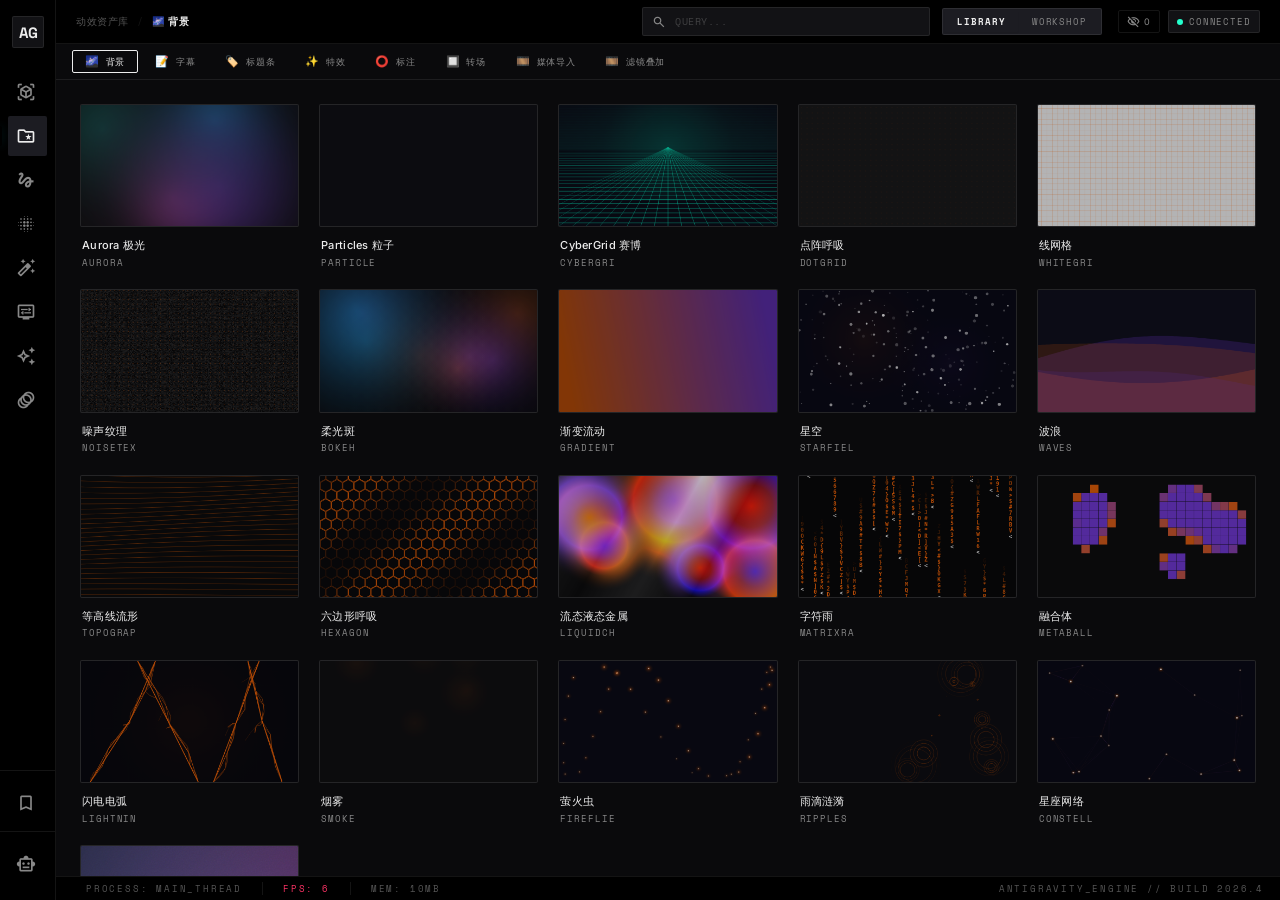
<file: index.html>
<!doctype html>
<html lang="en" class="dark">
  <head>
    <meta charset="UTF-8" />
    <link rel="icon" type="image/svg+xml" href="./vite.svg" />
    <meta name="viewport" content="width=device-width, initial-scale=1.0" />
    <link rel="preconnect" href="https://fonts.googleapis.com" />
    <link rel="preconnect" href="https://fonts.gstatic.com" crossorigin />
    <link href="https://fonts.googleapis.com/css2?family=Space+Grotesk:wght@300;400;500;600;700&family=Inter:wght@300;400;500;600&display=swap" rel="stylesheet" />
    <link href="https://fonts.googleapis.com/css2?family=Material+Symbols+Outlined:wght,FILL@100..700,0..1&display=swap" rel="stylesheet"/>
    <title>Visual Studio - Antigravity Engine</title>
    <script type="module" crossorigin src="./assets/main-DtCpTBnV.js"></script>
    <link rel="modulepreload" crossorigin href="./assets/index-B-szq0j_.js">
    <link rel="stylesheet" crossorigin href="./assets/index-pAs9OWnq.css">
  </head>
  <body>
    <div id="root"></div>
  </body>
</html>
</file>
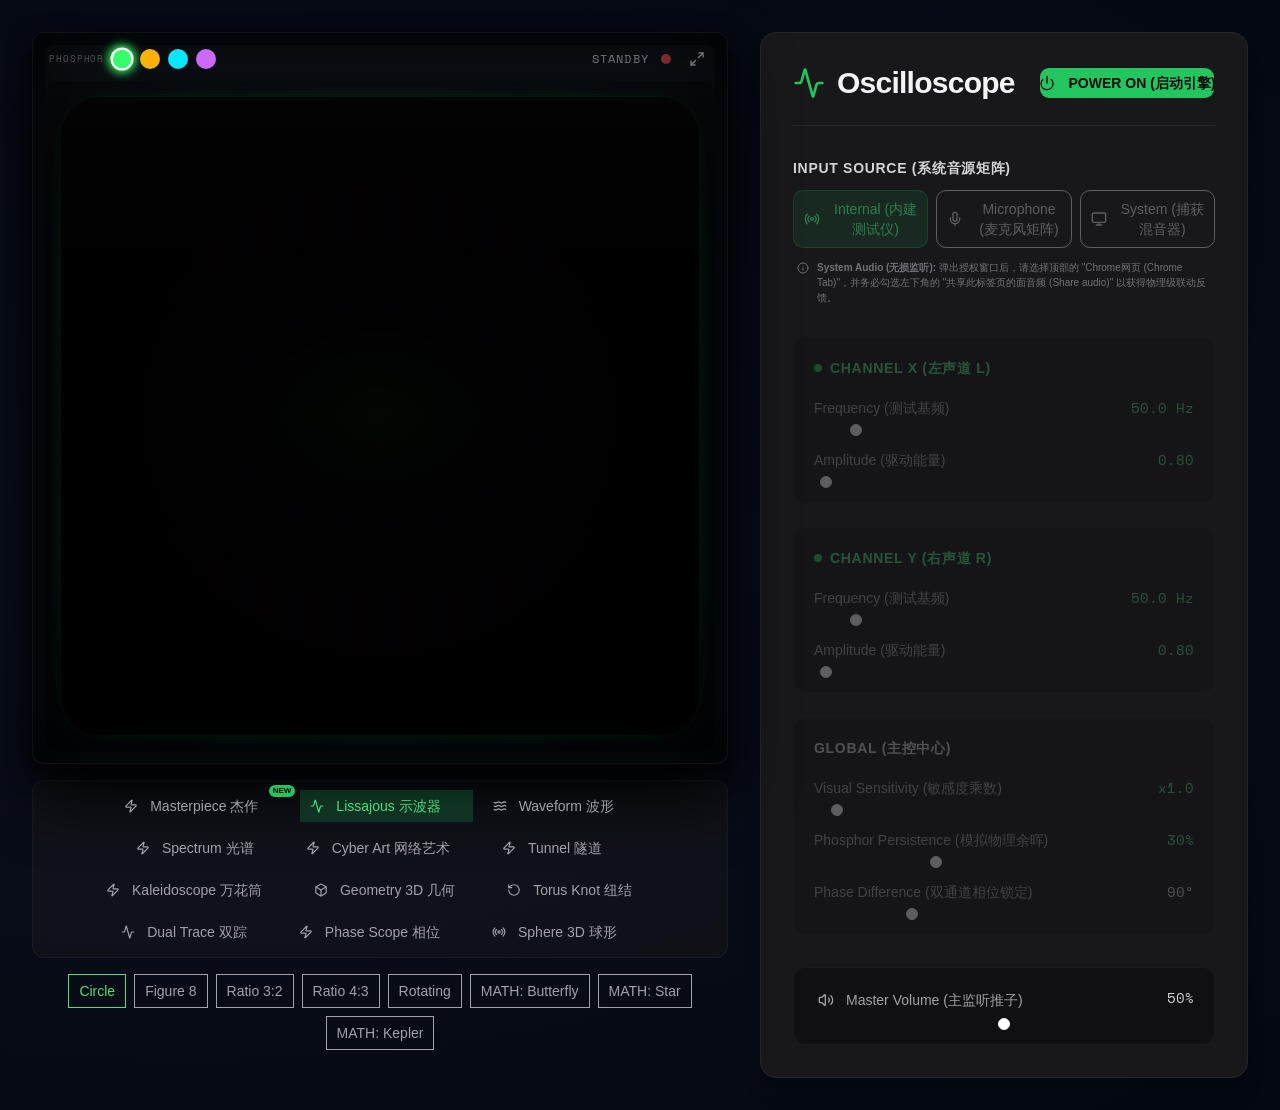
<file: woscope-test.html>
<!DOCTYPE html>
<html lang="en" class="dark">
  <head>
    <meta charset="UTF-8" />
    <meta name="viewport" content="width=device-width, initial-scale=1.0" />
    <title>Visual Studio - Antigravity Engine</title>
    <link rel="preconnect" href="https://fonts.googleapis.com" />
    <link rel="preconnect" href="https://fonts.gstatic.com" crossorigin />
    <link href="https://fonts.googleapis.com/css2?family=Space+Grotesk:wght@300;400;500;600;700&family=Inter:wght@300;400;500;600&display=swap" rel="stylesheet" />
    <link href="https://fonts.googleapis.com/css2?family=Material+Symbols+Outlined:wght,FILL@100..700,0..1&display=swap" rel="stylesheet"/>
    <script type="module" crossorigin src="./assets/woscope-cidaJgjv.js"></script>
    <link rel="modulepreload" crossorigin href="./assets/index-B-szq0j_.js">
    <link rel="modulepreload" crossorigin href="./assets/WoscopeVisualizer-Dfao9zHm.js">
    <link rel="stylesheet" crossorigin href="./assets/index-pAs9OWnq.css">
  </head>
  <body style="margin: 0; background: #000; overflow-x: hidden; width: 100vw; min-height: 100vh;">
    <div id="root" style="width: 100%; min-height: 100vh;"></div>
  </body>
</html>
</file>
<file: assets/index-pAs9OWnq.css>
@import"https://fonts.googleapis.com/css2?family=Cinzel:wght@400;600;700&family=Space+Grotesk:wght@400;500;600;700&family=IBM+Plex+Sans:wght@400;500;600&family=JetBrains+Mono:wght@400;500&family=Space+Mono:wght@400;700&display=swap";*,:before,:after{--tw-border-spacing-x: 0;--tw-border-spacing-y: 0;--tw-translate-x: 0;--tw-translate-y: 0;--tw-rotate: 0;--tw-skew-x: 0;--tw-skew-y: 0;--tw-scale-x: 1;--tw-scale-y: 1;--tw-pan-x: ;--tw-pan-y: ;--tw-pinch-zoom: ;--tw-scroll-snap-strictness: proximity;--tw-gradient-from-position: ;--tw-gradient-via-position: ;--tw-gradient-to-position: ;--tw-ordinal: ;--tw-slashed-zero: ;--tw-numeric-figure: ;--tw-numeric-spacing: ;--tw-numeric-fraction: ;--tw-ring-inset: ;--tw-ring-offset-width: 0px;--tw-ring-offset-color: #fff;--tw-ring-color: rgb(59 130 246 / .5);--tw-ring-offset-shadow: 0 0 #0000;--tw-ring-shadow: 0 0 #0000;--tw-shadow: 0 0 #0000;--tw-shadow-colored: 0 0 #0000;--tw-blur: ;--tw-brightness: ;--tw-contrast: ;--tw-grayscale: ;--tw-hue-rotate: ;--tw-invert: ;--tw-saturate: ;--tw-sepia: ;--tw-drop-shadow: ;--tw-backdrop-blur: ;--tw-backdrop-brightness: ;--tw-backdrop-contrast: ;--tw-backdrop-grayscale: ;--tw-backdrop-hue-rotate: ;--tw-backdrop-invert: ;--tw-backdrop-opacity: ;--tw-backdrop-saturate: ;--tw-backdrop-sepia: ;--tw-contain-size: ;--tw-contain-layout: ;--tw-contain-paint: ;--tw-contain-style: }::backdrop{--tw-border-spacing-x: 0;--tw-border-spacing-y: 0;--tw-translate-x: 0;--tw-translate-y: 0;--tw-rotate: 0;--tw-skew-x: 0;--tw-skew-y: 0;--tw-scale-x: 1;--tw-scale-y: 1;--tw-pan-x: ;--tw-pan-y: ;--tw-pinch-zoom: ;--tw-scroll-snap-strictness: proximity;--tw-gradient-from-position: ;--tw-gradient-via-position: ;--tw-gradient-to-position: ;--tw-ordinal: ;--tw-slashed-zero: ;--tw-numeric-figure: ;--tw-numeric-spacing: ;--tw-numeric-fraction: ;--tw-ring-inset: ;--tw-ring-offset-width: 0px;--tw-ring-offset-color: #fff;--tw-ring-color: rgb(59 130 246 / .5);--tw-ring-offset-shadow: 0 0 #0000;--tw-ring-shadow: 0 0 #0000;--tw-shadow: 0 0 #0000;--tw-shadow-colored: 0 0 #0000;--tw-blur: ;--tw-brightness: ;--tw-contrast: ;--tw-grayscale: ;--tw-hue-rotate: ;--tw-invert: ;--tw-saturate: ;--tw-sepia: ;--tw-drop-shadow: ;--tw-backdrop-blur: ;--tw-backdrop-brightness: ;--tw-backdrop-contrast: ;--tw-backdrop-grayscale: ;--tw-backdrop-hue-rotate: ;--tw-backdrop-invert: ;--tw-backdrop-opacity: ;--tw-backdrop-saturate: ;--tw-backdrop-sepia: ;--tw-contain-size: ;--tw-contain-layout: ;--tw-contain-paint: ;--tw-contain-style: }*,:before,:after{box-sizing:border-box;border-width:0;border-style:solid;border-color:#e5e7eb}:before,:after{--tw-content: ""}html,:host{line-height:1.5;-webkit-text-size-adjust:100%;-moz-tab-size:4;-o-tab-size:4;tab-size:4;font-family:Geist Variable,sans-serif;font-feature-settings:normal;font-variation-settings:normal;-webkit-tap-highlight-color:transparent}body{margin:0;line-height:inherit}hr{height:0;color:inherit;border-top-width:1px}abbr:where([title]){-webkit-text-decoration:underline dotted;text-decoration:underline dotted}h1,h2,h3,h4,h5,h6{font-size:inherit;font-weight:inherit}a{color:inherit;text-decoration:inherit}b,strong{font-weight:bolder}code,kbd,samp,pre{font-family:Space Mono,JetBrains Mono,monospace;font-feature-settings:normal;font-variation-settings:normal;font-size:1em}small{font-size:80%}sub,sup{font-size:75%;line-height:0;position:relative;vertical-align:baseline}sub{bottom:-.25em}sup{top:-.5em}table{text-indent:0;border-color:inherit;border-collapse:collapse}button,input,optgroup,select,textarea{font-family:inherit;font-feature-settings:inherit;font-variation-settings:inherit;font-size:100%;font-weight:inherit;line-height:inherit;letter-spacing:inherit;color:inherit;margin:0;padding:0}button,select{text-transform:none}button,input:where([type=button]),input:where([type=reset]),input:where([type=submit]){-webkit-appearance:button;background-color:transparent;background-image:none}:-moz-focusring{outline:auto}:-moz-ui-invalid{box-shadow:none}progress{vertical-align:baseline}::-webkit-inner-spin-button,::-webkit-outer-spin-button{height:auto}[type=search]{-webkit-appearance:textfield;outline-offset:-2px}::-webkit-search-decoration{-webkit-appearance:none}::-webkit-file-upload-button{-webkit-appearance:button;font:inherit}summary{display:list-item}blockquote,dl,dd,h1,h2,h3,h4,h5,h6,hr,figure,p,pre{margin:0}fieldset{margin:0;padding:0}legend{padding:0}ol,ul,menu{list-style:none;margin:0;padding:0}dialog{padding:0}textarea{resize:vertical}input::-moz-placeholder,textarea::-moz-placeholder{opacity:1;color:#9ca3af}input::placeholder,textarea::placeholder{opacity:1;color:#9ca3af}button,[role=button]{cursor:pointer}:disabled{cursor:default}img,svg,video,canvas,audio,iframe,embed,object{display:block;vertical-align:middle}img,video{max-width:100%;height:auto}[hidden]:where(:not([hidden=until-found])){display:none}.\!container{width:100%!important}.container{width:100%}@media(min-width:640px){.\!container{max-width:640px!important}.container{max-width:640px}}@media(min-width:768px){.\!container{max-width:768px!important}.container{max-width:768px}}@media(min-width:1024px){.\!container{max-width:1024px!important}.container{max-width:1024px}}@media(min-width:1280px){.\!container{max-width:1280px!important}.container{max-width:1280px}}@media(min-width:1536px){.\!container{max-width:1536px!important}.container{max-width:1536px}}.pointer-events-none{pointer-events:none}.pointer-events-auto{pointer-events:auto}.visible{visibility:visible}.static{position:static}.fixed{position:fixed}.absolute{position:absolute}.relative{position:relative}.inset-0{inset:0}.inset-4{inset:1rem}.-left-5{left:-1.25rem}.-right-1{right:-.25rem}.-top-1{top:-.25rem}.bottom-2{bottom:.5rem}.bottom-4{bottom:1rem}.bottom-6{bottom:1.5rem}.left-0{left:0}.left-2\.5{left:.625rem}.left-4{left:1rem}.left-6{left:1.5rem}.right-0{right:0}.right-1\.5{right:.375rem}.right-2{right:.5rem}.right-5{right:1.25rem}.top-0{top:0}.top-1\/2{top:50%}.top-2{top:.5rem}.top-5{top:1.25rem}.isolate{isolation:isolate}.z-10{z-index:10}.z-20{z-index:20}.z-40{z-index:40}.z-50{z-index:50}.z-\[9998\]{z-index:9998}.z-\[9999\]{z-index:9999}.col-span-full{grid-column:1 / -1}.mx-2{margin-left:.5rem;margin-right:.5rem}.mx-4{margin-left:1rem;margin-right:1rem}.mx-auto{margin-left:auto;margin-right:auto}.-mr-1{margin-right:-.25rem}.mb-1{margin-bottom:.25rem}.mb-2{margin-bottom:.5rem}.mb-3{margin-bottom:.75rem}.mb-6{margin-bottom:1.5rem}.ml-1{margin-left:.25rem}.ml-2{margin-left:.5rem}.ml-auto{margin-left:auto}.mr-1{margin-right:.25rem}.mr-1\.5{margin-right:.375rem}.mr-2{margin-right:.5rem}.mt-0\.5{margin-top:.125rem}.mt-1{margin-top:.25rem}.mt-2{margin-top:.5rem}.mt-3{margin-top:.75rem}.mt-4{margin-top:1rem}.mt-5{margin-top:1.25rem}.mt-6{margin-top:1.5rem}.block{display:block}.inline-block{display:inline-block}.inline{display:inline}.flex{display:flex}.inline-flex{display:inline-flex}.table{display:table}.grid{display:grid}.contents{display:contents}.\!hidden{display:none!important}.hidden{display:none}.aspect-square{aspect-ratio:1 / 1}.aspect-video{aspect-ratio:16 / 9}.size-3{width:.75rem;height:.75rem}.size-3\.5{width:.875rem;height:.875rem}.size-4{width:1rem;height:1rem}.size-6{width:1.5rem;height:1.5rem}.size-7{width:1.75rem;height:1.75rem}.size-8{width:2rem;height:2rem}.size-9{width:2.25rem;height:2.25rem}.h-1\.5{height:.375rem}.h-1\/3{height:33.333333%}.h-10{height:2.5rem}.h-11{height:2.75rem}.h-2{height:.5rem}.h-2\.5{height:.625rem}.h-24{height:6rem}.h-3{height:.75rem}.h-4{height:1rem}.h-48{height:12rem}.h-5{height:1.25rem}.h-6{height:1.5rem}.h-7{height:1.75rem}.h-8{height:2rem}.h-9{height:2.25rem}.h-auto{height:auto}.h-full{height:100%}.h-screen{height:100vh}.max-h-96{max-height:24rem}.min-h-screen{min-height:100vh}.w-0{width:0px}.w-1\.5{width:.375rem}.w-10{width:2.5rem}.w-12{width:3rem}.w-2{width:.5rem}.w-2\.5{width:.625rem}.w-20{width:5rem}.w-3{width:.75rem}.w-4{width:1rem}.w-44{width:11rem}.w-5{width:1.25rem}.w-56{width:14rem}.w-6{width:1.5rem}.w-7{width:1.75rem}.w-8{width:2rem}.w-\[2px\]{width:2px}.w-\[320px\]{width:320px}.w-\[360px\]{width:360px}.w-\[420px\]{width:420px}.w-fit{width:-moz-fit-content;width:fit-content}.w-full{width:100%}.min-w-0{min-width:0px}.min-w-\[200px\]{min-width:200px}.max-w-2xl{max-width:42rem}.max-w-7xl{max-width:80rem}.max-w-\[800px\]{max-width:800px}.flex-1{flex:1 1 0%}.flex-shrink-0{flex-shrink:0}.shrink{flex-shrink:1}.shrink-0{flex-shrink:0}.grow{flex-grow:1}.-translate-y-1\/2{--tw-translate-y: -50%;transform:translate(var(--tw-translate-x),var(--tw-translate-y)) rotate(var(--tw-rotate)) skew(var(--tw-skew-x)) skewY(var(--tw-skew-y)) scaleX(var(--tw-scale-x)) scaleY(var(--tw-scale-y))}.translate-x-\[1px\]{--tw-translate-x: 1px;transform:translate(var(--tw-translate-x),var(--tw-translate-y)) rotate(var(--tw-rotate)) skew(var(--tw-skew-x)) skewY(var(--tw-skew-y)) scaleX(var(--tw-scale-x)) scaleY(var(--tw-scale-y))}.transform{transform:translate(var(--tw-translate-x),var(--tw-translate-y)) rotate(var(--tw-rotate)) skew(var(--tw-skew-x)) skewY(var(--tw-skew-y)) scaleX(var(--tw-scale-x)) scaleY(var(--tw-scale-y))}@keyframes pulse{50%{opacity:.5}}.animate-pulse{animation:pulse 2s cubic-bezier(.4,0,.6,1) infinite}@keyframes spin{to{transform:rotate(360deg)}}.animate-spin{animation:spin 1s linear infinite}.cursor-crosshair{cursor:crosshair}.cursor-not-allowed{cursor:not-allowed}.cursor-pointer{cursor:pointer}.touch-none{touch-action:none}.select-none{-webkit-user-select:none;-moz-user-select:none;user-select:none}.resize-none{resize:none}.resize{resize:both}.grid-cols-1{grid-template-columns:repeat(1,minmax(0,1fr))}.grid-cols-2{grid-template-columns:repeat(2,minmax(0,1fr))}.flex-col{flex-direction:column}.flex-wrap{flex-wrap:wrap}.items-start{align-items:flex-start}.items-center{align-items:center}.items-stretch{align-items:stretch}.justify-center{justify-content:center}.justify-between{justify-content:space-between}.gap-0{gap:0px}.gap-0\.5{gap:.125rem}.gap-1{gap:.25rem}.gap-1\.5{gap:.375rem}.gap-2{gap:.5rem}.gap-3{gap:.75rem}.gap-4{gap:1rem}.gap-5{gap:1.25rem}.gap-6{gap:1.5rem}.gap-8{gap:2rem}.space-y-1>:not([hidden])~:not([hidden]){--tw-space-y-reverse: 0;margin-top:calc(.25rem * calc(1 - var(--tw-space-y-reverse)));margin-bottom:calc(.25rem * var(--tw-space-y-reverse))}.space-y-2>:not([hidden])~:not([hidden]){--tw-space-y-reverse: 0;margin-top:calc(.5rem * calc(1 - var(--tw-space-y-reverse)));margin-bottom:calc(.5rem * var(--tw-space-y-reverse))}.space-y-3>:not([hidden])~:not([hidden]){--tw-space-y-reverse: 0;margin-top:calc(.75rem * calc(1 - var(--tw-space-y-reverse)));margin-bottom:calc(.75rem * var(--tw-space-y-reverse))}.space-y-4>:not([hidden])~:not([hidden]){--tw-space-y-reverse: 0;margin-top:calc(1rem * calc(1 - var(--tw-space-y-reverse)));margin-bottom:calc(1rem * var(--tw-space-y-reverse))}.space-y-5>:not([hidden])~:not([hidden]){--tw-space-y-reverse: 0;margin-top:calc(1.25rem * calc(1 - var(--tw-space-y-reverse)));margin-bottom:calc(1.25rem * var(--tw-space-y-reverse))}.space-y-6>:not([hidden])~:not([hidden]){--tw-space-y-reverse: 0;margin-top:calc(1.5rem * calc(1 - var(--tw-space-y-reverse)));margin-bottom:calc(1.5rem * var(--tw-space-y-reverse))}.space-y-8>:not([hidden])~:not([hidden]){--tw-space-y-reverse: 0;margin-top:calc(2rem * calc(1 - var(--tw-space-y-reverse)));margin-bottom:calc(2rem * var(--tw-space-y-reverse))}.self-center{align-self:center}.overflow-auto{overflow:auto}.overflow-hidden{overflow:hidden}.overflow-x-auto{overflow-x:auto}.overflow-y-auto{overflow-y:auto}.truncate{overflow:hidden;text-overflow:ellipsis;white-space:nowrap}.whitespace-normal{white-space:normal}.whitespace-nowrap{white-space:nowrap}.break-words{overflow-wrap:break-word}.rounded{border-radius:var(--radius)}.rounded-2xl{border-radius:1rem}.rounded-\[1px\]{border-radius:1px}.rounded-\[2px\]{border-radius:2px}.rounded-\[4px\]{border-radius:4px}.rounded-\[min\(var\(--radius-md\)\,10px\)\]{border-radius:min(var(--radius-md),10px)}.rounded-\[min\(var\(--radius-md\)\,12px\)\]{border-radius:min(var(--radius-md),12px)}.rounded-full{border-radius:9999px}.rounded-lg{border-radius:var(--radius)}.rounded-md{border-radius:calc(var(--radius) - 2px)}.rounded-xl{border-radius:.75rem}.rounded-r-full{border-top-right-radius:9999px;border-bottom-right-radius:9999px}.border{border-width:1px}.border-2{border-width:2px}.border-b{border-bottom-width:1px}.border-l{border-left-width:1px}.border-r{border-right-width:1px}.border-t{border-top-width:1px}.border-dashed{border-style:dashed}.border-border{--tw-border-opacity: 1;border-color:oklch(var(--border) / var(--tw-border-opacity, 1))}.border-cyan-400{--tw-border-opacity: 1;border-color:rgb(34 211 238 / var(--tw-border-opacity, 1))}.border-error\/30{border-color:#ff33664d}.border-green-500\/30{border-color:#22c55e4d}.border-green-500\/50{border-color:#22c55e80}.border-green-900\/50{border-color:#14532d80}.border-outline{border-color:#ffffff26}.border-outline-variant{border-color:#ffffff14}.border-primary\/30{border-color:oklch(var(--primary) / .3)}.border-red-500\/20{border-color:#ef444433}.border-red-500\/30{border-color:#ef44444d}.border-red-500\/50{border-color:#ef444480}.border-ring{--tw-border-opacity: 1;border-color:oklch(var(--ring) / var(--tw-border-opacity, 1))}.border-secondary{--tw-border-opacity: 1;border-color:oklch(var(--secondary) / var(--tw-border-opacity, 1))}.border-secondary\/30{border-color:oklch(var(--secondary) / .3)}.border-secondary\/50{border-color:oklch(var(--secondary) / .5)}.border-tertiary\/30{border-color:#24ffcd4d}.border-transparent{border-color:transparent}.border-white\/10{border-color:#ffffff1a}.border-white\/20{border-color:#fff3}.border-zinc-700{--tw-border-opacity: 1;border-color:rgb(63 63 70 / var(--tw-border-opacity, 1))}.border-zinc-800{--tw-border-opacity: 1;border-color:rgb(39 39 42 / var(--tw-border-opacity, 1))}.border-zinc-800\/50{border-color:#27272a80}.border-t-secondary{--tw-border-opacity: 1;border-top-color:oklch(var(--secondary) / var(--tw-border-opacity, 1))}.border-t-secondary\/30{border-top-color:oklch(var(--secondary) / .3)}.bg-\[\#050510\]{--tw-bg-opacity: 1;background-color:rgb(5 5 16 / var(--tw-bg-opacity, 1))}.bg-background{--tw-bg-opacity: 1;background-color:oklch(var(--background) / var(--tw-bg-opacity, 1))}.bg-background\/20{background-color:oklch(var(--background) / .2)}.bg-black{--tw-bg-opacity: 1;background-color:rgb(0 0 0 / var(--tw-bg-opacity, 1))}.bg-black\/40{background-color:#0006}.bg-black\/60{background-color:#0009}.bg-cyan-900\/40{background-color:#164e6366}.bg-destructive\/10{background-color:oklch(var(--destructive) / .1)}.bg-error\/10{background-color:#ff33661a}.bg-green-500{--tw-bg-opacity: 1;background-color:rgb(34 197 94 / var(--tw-bg-opacity, 1))}.bg-green-500\/10{background-color:#22c55e1a}.bg-green-500\/20{background-color:#22c55e33}.bg-green-900\/40{background-color:#14532d66}.bg-muted{--tw-bg-opacity: 1;background-color:oklch(var(--muted) / var(--tw-bg-opacity, 1))}.bg-primary{--tw-bg-opacity: 1;background-color:oklch(var(--primary) / var(--tw-bg-opacity, 1))}.bg-primary\/10{background-color:oklch(var(--primary) / .1)}.bg-red-500\/10{background-color:#ef44441a}.bg-red-500\/20{background-color:#ef444433}.bg-red-500\/50{background-color:#ef444480}.bg-secondary{--tw-bg-opacity: 1;background-color:oklch(var(--secondary) / var(--tw-bg-opacity, 1))}.bg-secondary\/10{background-color:oklch(var(--secondary) / .1)}.bg-secondary\/15{background-color:oklch(var(--secondary) / .15)}.bg-secondary\/20{background-color:oklch(var(--secondary) / .2)}.bg-surface-container{--tw-bg-opacity: 1;background-color:rgb(18 18 21 / var(--tw-bg-opacity, 1))}.bg-surface-container-high{--tw-bg-opacity: 1;background-color:rgb(28 28 34 / var(--tw-bg-opacity, 1))}.bg-surface-container-low{--tw-bg-opacity: 1;background-color:rgb(10 10 12 / var(--tw-bg-opacity, 1))}.bg-surface-container-lowest{--tw-bg-opacity: 1;background-color:rgb(0 0 0 / var(--tw-bg-opacity, 1))}.bg-tertiary{--tw-bg-opacity: 1;background-color:rgb(36 255 205 / var(--tw-bg-opacity, 1))}.bg-tertiary\/10{background-color:#24ffcd1a}.bg-transparent{background-color:transparent}.bg-white{--tw-bg-opacity: 1;background-color:rgb(255 255 255 / var(--tw-bg-opacity, 1))}.bg-zinc-800{--tw-bg-opacity: 1;background-color:rgb(39 39 42 / var(--tw-bg-opacity, 1))}.bg-zinc-900{--tw-bg-opacity: 1;background-color:rgb(24 24 27 / var(--tw-bg-opacity, 1))}.bg-zinc-900\/50{background-color:#18181b80}.bg-zinc-950{--tw-bg-opacity: 1;background-color:rgb(9 9 11 / var(--tw-bg-opacity, 1))}.bg-zinc-950\/50{background-color:#09090b80}.bg-clip-padding{background-clip:padding-box}.p-0{padding:0}.p-0\.5{padding:.125rem}.p-1{padding:.25rem}.p-1\.5{padding:.375rem}.p-2{padding:.5rem}.p-3{padding:.75rem}.p-4{padding:1rem}.p-5{padding:1.25rem}.p-6{padding:1.5rem}.p-8{padding:2rem}.px-0\.5{padding-left:.125rem;padding-right:.125rem}.px-1{padding-left:.25rem;padding-right:.25rem}.px-1\.5{padding-left:.375rem;padding-right:.375rem}.px-2{padding-left:.5rem;padding-right:.5rem}.px-2\.5{padding-left:.625rem;padding-right:.625rem}.px-3{padding-left:.75rem;padding-right:.75rem}.px-4{padding-left:1rem;padding-right:1rem}.px-5{padding-left:1.25rem;padding-right:1.25rem}.px-6{padding-left:1.5rem;padding-right:1.5rem}.py-0\.5{padding-top:.125rem;padding-bottom:.125rem}.py-1{padding-top:.25rem;padding-bottom:.25rem}.py-1\.5{padding-top:.375rem;padding-bottom:.375rem}.py-2{padding-top:.5rem;padding-bottom:.5rem}.py-2\.5{padding-top:.625rem;padding-bottom:.625rem}.py-20{padding-top:5rem;padding-bottom:5rem}.py-3{padding-top:.75rem;padding-bottom:.75rem}.py-4{padding-top:1rem;padding-bottom:1rem}.py-6{padding-top:1.5rem;padding-bottom:1.5rem}.py-8{padding-top:2rem;padding-bottom:2rem}.pb-2{padding-bottom:.5rem}.pb-6{padding-bottom:1.5rem}.pl-2{padding-left:.5rem}.pl-5{padding-left:1.25rem}.pl-8{padding-left:2rem}.pr-3{padding-right:.75rem}.pr-8{padding-right:2rem}.pt-2{padding-top:.5rem}.pt-2\.5{padding-top:.625rem}.pt-24{padding-top:6rem}.pt-3{padding-top:.75rem}.text-left{text-align:left}.text-center{text-align:center}.text-right{text-align:right}.font-body{font-family:Inter,sans-serif}.font-headline{font-family:Space Grotesk,sans-serif}.font-mono{font-family:Space Mono,JetBrains Mono,monospace}.font-sans{font-family:Geist Variable,sans-serif}.text-2xl{font-size:1.5rem;line-height:2rem}.text-3xl{font-size:1.875rem;line-height:2.25rem}.text-4xl{font-size:2.25rem;line-height:2.5rem}.text-\[0\.8rem\]{font-size:.8rem}.text-\[10px\]{font-size:10px}.text-\[11px\]{font-size:11px}.text-\[12px\]{font-size:12px}.text-\[13px\]{font-size:13px}.text-\[14px\]{font-size:14px}.text-\[15px\]{font-size:15px}.text-\[16px\]{font-size:16px}.text-\[18px\]{font-size:18px}.text-\[20px\]{font-size:20px}.text-\[7px\]{font-size:7px}.text-\[8px\]{font-size:8px}.text-\[9px\]{font-size:9px}.text-base{font-size:1rem;line-height:1.5rem}.text-lg{font-size:1.125rem;line-height:1.75rem}.text-sm{font-size:.875rem;line-height:1.25rem}.text-xs{font-size:.75rem;line-height:1rem}.font-bold{font-weight:700}.font-medium{font-weight:500}.font-semibold{font-weight:600}.uppercase{text-transform:uppercase}.italic{font-style:italic}.leading-none{line-height:1}.tracking-\[0\.05em\]{letter-spacing:.05em}.tracking-\[0\.06em\]{letter-spacing:.06em}.tracking-\[0\.08em\]{letter-spacing:.08em}.tracking-\[0\.12em\]{letter-spacing:.12em}.tracking-\[0\.1em\]{letter-spacing:.1em}.tracking-\[0\.2em\]{letter-spacing:.2em}.tracking-tight{letter-spacing:-.025em}.tracking-tighter{letter-spacing:-.05em}.tracking-wide{letter-spacing:.025em}.tracking-wider{letter-spacing:.05em}.tracking-widest{letter-spacing:.1em}.text-\[\#0a0a0f\]{--tw-text-opacity: 1;color:rgb(10 10 15 / var(--tw-text-opacity, 1))}.text-cyan-300{--tw-text-opacity: 1;color:rgb(103 232 249 / var(--tw-text-opacity, 1))}.text-destructive{--tw-text-opacity: 1;color:oklch(var(--destructive) / var(--tw-text-opacity, 1))}.text-error{--tw-text-opacity: 1;color:rgb(255 51 102 / var(--tw-text-opacity, 1))}.text-green-400{--tw-text-opacity: 1;color:rgb(74 222 128 / var(--tw-text-opacity, 1))}.text-green-500{--tw-text-opacity: 1;color:rgb(34 197 94 / var(--tw-text-opacity, 1))}.text-green-500\/50{color:#22c55e80}.text-on-surface{--tw-text-opacity: 1;color:rgb(237 237 237 / var(--tw-text-opacity, 1))}.text-on-surface-inactive{--tw-text-opacity: 1;color:rgb(85 85 85 / var(--tw-text-opacity, 1))}.text-on-surface-variant{--tw-text-opacity: 1;color:rgb(136 136 136 / var(--tw-text-opacity, 1))}.text-on-surface-variant\/30{color:#8888884d}.text-on-surface-variant\/40{color:#8886}.text-on-surface-variant\/50{color:#88888880}.text-on-surface-variant\/60{color:#8889}.text-outline-variant{color:#ffffff14}.text-primary{--tw-text-opacity: 1;color:oklch(var(--primary) / var(--tw-text-opacity, 1))}.text-primary-foreground{--tw-text-opacity: 1;color:oklch(var(--primary-foreground) / var(--tw-text-opacity, 1))}.text-red-400{--tw-text-opacity: 1;color:rgb(248 113 113 / var(--tw-text-opacity, 1))}.text-red-500{--tw-text-opacity: 1;color:rgb(239 68 68 / var(--tw-text-opacity, 1))}.text-red-500\/50{color:#ef444480}.text-red-500\/80{color:#ef4444cc}.text-secondary{--tw-text-opacity: 1;color:oklch(var(--secondary) / var(--tw-text-opacity, 1))}.text-secondary-foreground{--tw-text-opacity: 1;color:oklch(var(--secondary-foreground) / var(--tw-text-opacity, 1))}.text-tertiary{--tw-text-opacity: 1;color:rgb(36 255 205 / var(--tw-text-opacity, 1))}.text-white\/50{color:#ffffff80}.text-white\/70{color:#ffffffb3}.text-zinc-100{--tw-text-opacity: 1;color:rgb(244 244 245 / var(--tw-text-opacity, 1))}.text-zinc-300{--tw-text-opacity: 1;color:rgb(212 212 216 / var(--tw-text-opacity, 1))}.text-zinc-400{--tw-text-opacity: 1;color:rgb(161 161 170 / var(--tw-text-opacity, 1))}.text-zinc-500{--tw-text-opacity: 1;color:rgb(113 113 122 / var(--tw-text-opacity, 1))}.text-zinc-600{--tw-text-opacity: 1;color:rgb(82 82 91 / var(--tw-text-opacity, 1))}.text-zinc-950{--tw-text-opacity: 1;color:rgb(9 9 11 / var(--tw-text-opacity, 1))}.underline{text-decoration-line:underline}.underline-offset-4{text-underline-offset:4px}.placeholder-on-surface-variant\/30::-moz-placeholder{color:#8888884d}.placeholder-on-surface-variant\/30::placeholder{color:#8888884d}.opacity-0{opacity:0}.opacity-100{opacity:1}.opacity-20{opacity:.2}.opacity-30{opacity:.3}.opacity-50{opacity:.5}.opacity-70{opacity:.7}.opacity-80{opacity:.8}.shadow{--tw-shadow: 0 1px 3px 0 rgb(0 0 0 / .1), 0 1px 2px -1px rgb(0 0 0 / .1);--tw-shadow-colored: 0 1px 3px 0 var(--tw-shadow-color), 0 1px 2px -1px var(--tw-shadow-color);box-shadow:var(--tw-ring-offset-shadow, 0 0 #0000),var(--tw-ring-shadow, 0 0 #0000),var(--tw-shadow)}.shadow-2xl{--tw-shadow: 0 25px 50px -12px rgb(0 0 0 / .25);--tw-shadow-colored: 0 25px 50px -12px var(--tw-shadow-color);box-shadow:var(--tw-ring-offset-shadow, 0 0 #0000),var(--tw-ring-shadow, 0 0 #0000),var(--tw-shadow)}.shadow-\[0_0_12px_\#22c55e\]{--tw-shadow: 0 0 12px #22c55e;--tw-shadow-colored: 0 0 12px var(--tw-shadow-color);box-shadow:var(--tw-ring-offset-shadow, 0 0 #0000),var(--tw-ring-shadow, 0 0 #0000),var(--tw-shadow)}.shadow-\[0_0_15px_var\(--md-sys-color-primary\)\]{--tw-shadow: 0 0 15px var(--md-sys-color-primary);--tw-shadow-colored: 0 0 15px var(--tw-shadow-color);box-shadow:var(--tw-ring-offset-shadow, 0 0 #0000),var(--tw-ring-shadow, 0 0 #0000),var(--tw-shadow)}.shadow-neon-cyan-sm{--tw-shadow: 0 0 8px rgba(0, 229, 255, .2);--tw-shadow-colored: 0 0 8px var(--tw-shadow-color);box-shadow:var(--tw-ring-offset-shadow, 0 0 #0000),var(--tw-ring-shadow, 0 0 #0000),var(--tw-shadow)}.shadow-sm{--tw-shadow: 0 1px 2px 0 rgb(0 0 0 / .05);--tw-shadow-colored: 0 1px 2px 0 var(--tw-shadow-color);box-shadow:var(--tw-ring-offset-shadow, 0 0 #0000),var(--tw-ring-shadow, 0 0 #0000),var(--tw-shadow)}.shadow-xl{--tw-shadow: 0 20px 25px -5px rgb(0 0 0 / .1), 0 8px 10px -6px rgb(0 0 0 / .1);--tw-shadow-colored: 0 20px 25px -5px var(--tw-shadow-color), 0 8px 10px -6px var(--tw-shadow-color);box-shadow:var(--tw-ring-offset-shadow, 0 0 #0000),var(--tw-ring-shadow, 0 0 #0000),var(--tw-shadow)}.outline-none{outline:2px solid transparent;outline-offset:2px}.outline{outline-style:solid}.ring{--tw-ring-offset-shadow: var(--tw-ring-inset) 0 0 0 var(--tw-ring-offset-width) var(--tw-ring-offset-color);--tw-ring-shadow: var(--tw-ring-inset) 0 0 0 calc(3px + var(--tw-ring-offset-width)) var(--tw-ring-color);box-shadow:var(--tw-ring-offset-shadow),var(--tw-ring-shadow),var(--tw-shadow, 0 0 #0000)}.ring-ring\/50{--tw-ring-color: oklch(var(--ring) / .5)}.blur{--tw-blur: blur(8px);filter:var(--tw-blur) var(--tw-brightness) var(--tw-contrast) var(--tw-grayscale) var(--tw-hue-rotate) var(--tw-invert) var(--tw-saturate) var(--tw-sepia) var(--tw-drop-shadow)}.drop-shadow{--tw-drop-shadow: drop-shadow(0 1px 2px rgb(0 0 0 / .1)) drop-shadow(0 1px 1px rgb(0 0 0 / .06));filter:var(--tw-blur) var(--tw-brightness) var(--tw-contrast) var(--tw-grayscale) var(--tw-hue-rotate) var(--tw-invert) var(--tw-saturate) var(--tw-sepia) var(--tw-drop-shadow)}.grayscale{--tw-grayscale: grayscale(100%);filter:var(--tw-blur) var(--tw-brightness) var(--tw-contrast) var(--tw-grayscale) var(--tw-hue-rotate) var(--tw-invert) var(--tw-saturate) var(--tw-sepia) var(--tw-drop-shadow)}.sepia{--tw-sepia: sepia(100%);filter:var(--tw-blur) var(--tw-brightness) var(--tw-contrast) var(--tw-grayscale) var(--tw-hue-rotate) var(--tw-invert) var(--tw-saturate) var(--tw-sepia) var(--tw-drop-shadow)}.filter{filter:var(--tw-blur) var(--tw-brightness) var(--tw-contrast) var(--tw-grayscale) var(--tw-hue-rotate) var(--tw-invert) var(--tw-saturate) var(--tw-sepia) var(--tw-drop-shadow)}.backdrop-blur-\[2px\]{--tw-backdrop-blur: blur(2px);-webkit-backdrop-filter:var(--tw-backdrop-blur) var(--tw-backdrop-brightness) var(--tw-backdrop-contrast) var(--tw-backdrop-grayscale) var(--tw-backdrop-hue-rotate) var(--tw-backdrop-invert) var(--tw-backdrop-opacity) var(--tw-backdrop-saturate) var(--tw-backdrop-sepia);backdrop-filter:var(--tw-backdrop-blur) var(--tw-backdrop-brightness) var(--tw-backdrop-contrast) var(--tw-backdrop-grayscale) var(--tw-backdrop-hue-rotate) var(--tw-backdrop-invert) var(--tw-backdrop-opacity) var(--tw-backdrop-saturate) var(--tw-backdrop-sepia)}.backdrop-blur-sm{--tw-backdrop-blur: blur(4px);-webkit-backdrop-filter:var(--tw-backdrop-blur) var(--tw-backdrop-brightness) var(--tw-backdrop-contrast) var(--tw-backdrop-grayscale) var(--tw-backdrop-hue-rotate) var(--tw-backdrop-invert) var(--tw-backdrop-opacity) var(--tw-backdrop-saturate) var(--tw-backdrop-sepia);backdrop-filter:var(--tw-backdrop-blur) var(--tw-backdrop-brightness) var(--tw-backdrop-contrast) var(--tw-backdrop-grayscale) var(--tw-backdrop-hue-rotate) var(--tw-backdrop-invert) var(--tw-backdrop-opacity) var(--tw-backdrop-saturate) var(--tw-backdrop-sepia)}.transition{transition-property:color,background-color,border-color,text-decoration-color,fill,stroke,opacity,box-shadow,transform,filter,backdrop-filter;transition-timing-function:cubic-bezier(.4,0,.2,1);transition-duration:.15s}.transition-\[color\,box-shadow\]{transition-property:color,box-shadow;transition-timing-function:cubic-bezier(.4,0,.2,1);transition-duration:.15s}.transition-all{transition-property:all;transition-timing-function:cubic-bezier(.4,0,.2,1);transition-duration:.15s}.transition-colors{transition-property:color,background-color,border-color,text-decoration-color,fill,stroke;transition-timing-function:cubic-bezier(.4,0,.2,1);transition-duration:.15s}.transition-opacity{transition-property:opacity;transition-timing-function:cubic-bezier(.4,0,.2,1);transition-duration:.15s}.duration-150{transition-duration:.15s}.duration-200{transition-duration:.2s}.duration-300{transition-duration:.3s}.ease-in{transition-timing-function:cubic-bezier(.4,0,1,1)}.ease-in-out{transition-timing-function:cubic-bezier(.4,0,.2,1)}.ease-out{transition-timing-function:cubic-bezier(0,0,.2,1)}@keyframes enter{0%{opacity:var(--tw-enter-opacity, 1);transform:translate3d(var(--tw-enter-translate-x, 0),var(--tw-enter-translate-y, 0),0) scale3d(var(--tw-enter-scale, 1),var(--tw-enter-scale, 1),var(--tw-enter-scale, 1)) rotate(var(--tw-enter-rotate, 0))}}@keyframes exit{to{opacity:var(--tw-exit-opacity, 1);transform:translate3d(var(--tw-exit-translate-x, 0),var(--tw-exit-translate-y, 0),0) scale3d(var(--tw-exit-scale, 1),var(--tw-exit-scale, 1),var(--tw-exit-scale, 1)) rotate(var(--tw-exit-rotate, 0))}}.duration-150{animation-duration:.15s}.duration-200{animation-duration:.2s}.duration-300{animation-duration:.3s}.ease-in{animation-timing-function:cubic-bezier(.4,0,1,1)}.ease-in-out{animation-timing-function:cubic-bezier(.4,0,.2,1)}.ease-out{animation-timing-function:cubic-bezier(0,0,.2,1)}.\!running{animation-play-state:running!important}.running{animation-play-state:running}.paused{animation-play-state:paused}.material-symbols-outlined{font-variation-settings:"FILL" 0,"wght" 400,"GRAD" 0,"opsz" 24}.hide-scrollbar::-webkit-scrollbar{display:none}.hide-scrollbar{-ms-overflow-style:none;scrollbar-width:none}:root{--v-void: #070e1e;--v-base: #0c1324;--v-raised: #141b2c;--v-element: #181f31;--v-hover: #232a3c;--v-border: #2e3447;--v-text: #dce2fa;--v-text-2: #cbc3d5;--v-text-3: #958e9f;--v-text-4: #494453;--v-primary: #d0bcff;--v-secondary: #4cd7f6;--v-accent: #4cd7f6;--v-accent-dim: rgba(76, 215, 246, .08);--v-accent-mid: rgba(76, 215, 246, .15);--v-accent-glow:rgba(76, 215, 246, .25);--v-glow-violet: rgba(139, 92, 246, .15);--v-glow-cyan: rgba(6, 182, 212, .1);--v-glow-pink: rgba(236, 72, 153, .06);--v-success: #34d399;--v-warning: #fbbf24;--v-danger: #f87171;--v-danger-dim: rgba(248, 113, 113, .1);--v-font-hero: "Cinzel", "Georgia", serif;--v-font-display: "Space Grotesk", system-ui, sans-serif;--v-font-body: "IBM Plex Sans", system-ui, sans-serif;--v-font-mono: "Space Mono", "JetBrains Mono", "Consolas", monospace;--v-sp-xs: 4px;--v-sp-sm: 8px;--v-sp-md: 12px;--v-sp-lg: 16px;--v-sp-xl: 24px;--v-sp-2xl: 32px;--v-sp-3xl: 48px;--v-r-none: 0px;--v-r-sm: 4px;--v-r-md: 6px;--v-r-full: 9999px;--v-shadow-sm: 0 1px 3px rgba(0,0,0,.4);--v-shadow-md: 0 4px 16px rgba(0,0,0,.5);--v-shadow-lg: 0 12px 40px rgba(0,0,0,.6);--v-shadow-glow: 0 0 16px var(--v-accent-glow);--v-ease: cubic-bezier(.16, 1, .3, 1);--v-t-micro: .12s;--v-t-fast: .2s;--v-t-normal: .3s;--v-rail-w: 56px;--v-rail-expanded: 240px;--v-topbar-h: 48px;--v-subtab-h: 40px;--v-statusbar-h: 28px;--holo-bg: var(--v-void);--holo-bg-deep: var(--v-void);--holo-surface: var(--v-raised);--holo-surface-hover: var(--v-hover);--holo-surface-subtle: var(--v-element);--holo-border: rgba(255, 255, 255, .06);--holo-border-active: rgba(255, 255, 255, .08);--holo-cyan: var(--v-accent);--holo-purple: var(--v-accent);--holo-cyan-15: var(--v-accent-mid);--holo-purple-15: var(--v-accent-mid);--holo-cyan-08: var(--v-accent-dim);--holo-purple-06: var(--v-accent-dim);--holo-red: var(--v-danger);--holo-red-dim: var(--v-danger-dim);--holo-gradient-accent: linear-gradient(135deg, var(--v-accent), #6d28d9);--holo-gradient-active: var(--v-accent-dim);--holo-gradient-menu: var(--v-accent-mid);--holo-gradient-delete: linear-gradient(135deg, var(--v-danger), #dc2626);--holo-gradient-indicator: linear-gradient(180deg, var(--v-accent), #6d28d9);--holo-text: var(--v-text);--holo-text-dim: var(--v-text-2);--holo-text-muted: var(--v-text-3);--holo-text-dark: var(--v-text-4);--holo-text-active: #f0ecff;--holo-font: var(--v-font-body);--holo-font-mono: var(--v-font-mono);--holo-menu-width: var(--v-rail-expanded);--holo-menu-pad: var(--v-sp-lg);--holo-btn-size: 40px;--holo-radius: var(--v-r-md);--holo-radius-sm: var(--v-r-sm);--holo-radius-lg: var(--v-r-md);--holo-shadow-btn: var(--v-shadow-sm);--holo-shadow-glow: var(--v-shadow-glow);--holo-shadow-dialog: var(--v-shadow-lg);--holo-ease: var(--v-ease);--holo-transition-fast: var(--v-t-micro) var(--v-ease);--holo-transition: var(--v-t-fast) var(--v-ease);--holo-transition-slide:var(--v-t-normal) var(--v-ease)}::-webkit-scrollbar{width:4px;height:4px}::-webkit-scrollbar-track{background:transparent}::-webkit-scrollbar-thumb{background:#1c1c22;border-radius:0}::-webkit-scrollbar-thumb:hover{background:#00e5ff}*,*:before,*:after{box-sizing:border-box}:root{--background: oklch(1 0 0);--foreground: oklch(.145 0 0);--card: oklch(1 0 0);--card-foreground: oklch(.145 0 0);--popover: oklch(1 0 0);--popover-foreground: oklch(.145 0 0);--primary: oklch(.205 0 0);--primary-foreground: oklch(.985 0 0);--secondary: oklch(.97 0 0);--secondary-foreground: oklch(.205 0 0);--muted: oklch(.97 0 0);--muted-foreground: oklch(.556 0 0);--accent: oklch(.97 0 0);--accent-foreground: oklch(.205 0 0);--destructive: oklch(.577 .245 27.325);--destructive-foreground: oklch(.985 0 0);--border: oklch(.922 0 0);--input: oklch(.922 0 0);--ring: oklch(.708 0 0);--chart-1: oklch(.87 0 0);--chart-2: oklch(.556 0 0);--chart-3: oklch(.439 0 0);--chart-4: oklch(.371 0 0);--chart-5: oklch(.269 0 0);--radius: .625rem;--sidebar: oklch(.985 0 0);--sidebar-foreground: oklch(.145 0 0);--sidebar-primary: oklch(.205 0 0);--sidebar-primary-foreground: oklch(.985 0 0);--sidebar-accent: oklch(.97 0 0);--sidebar-accent-foreground: oklch(.205 0 0);--sidebar-border: oklch(.922 0 0);--sidebar-ring: oklch(.708 0 0)}.dark,[data-theme=dark]{--background: oklch(.145 0 0);--foreground: oklch(.985 0 0);--card: oklch(.205 0 0);--card-foreground: oklch(.985 0 0);--popover: oklch(.205 0 0);--popover-foreground: oklch(.985 0 0);--primary: oklch(.922 0 0);--primary-foreground: oklch(.205 0 0);--secondary: oklch(.269 0 0);--secondary-foreground: oklch(.985 0 0);--muted: oklch(.269 0 0);--muted-foreground: oklch(.708 0 0);--accent: oklch(.269 0 0);--accent-foreground: oklch(.985 0 0);--destructive: oklch(.704 .191 22.216);--destructive-foreground: oklch(.985 0 0);--border: oklch(1 0 0 / 10%);--input: oklch(1 0 0 / 15%);--ring: oklch(.556 0 0);--chart-1: oklch(.87 0 0);--chart-2: oklch(.556 0 0);--chart-3: oklch(.439 0 0);--chart-4: oklch(.371 0 0);--chart-5: oklch(.269 0 0);--sidebar: oklch(.205 0 0);--sidebar-foreground: oklch(.985 0 0);--sidebar-primary: oklch(.488 .243 264.376);--sidebar-primary-foreground: oklch(.985 0 0);--sidebar-accent: oklch(.269 0 0);--sidebar-accent-foreground: oklch(.985 0 0);--sidebar-border: oklch(1 0 0 / 10%);--sidebar-ring: oklch(.556 0 0)}body{margin:0;overflow:auto;background-color:var(--v-void);color:#ededed;font-family:var(--v-font-body);-webkit-font-smoothing:antialiased;-moz-osx-font-smoothing:grayscale;text-rendering:optimizeLegibility}#root{width:100vw;height:100vh}@keyframes holo-spin{to{transform:rotate(360deg)}}@keyframes holo-fadeIn{0%{opacity:0}to{opacity:1}}@keyframes mesh-breathe{0%{transform:scale(1) translate(0);opacity:.6}to{transform:scale(1.15) translate(3%,-3%);opacity:1}}@keyframes shimmer{to{background-position:200% center}}@keyframes v-pulse{0%,to{opacity:.4}50%{opacity:1}}@keyframes v-slideIn{0%{opacity:0;transform:translateY(4px)}to{opacity:1;transform:translateY(0)}}.magnetic-btn{--mx: 0px;--my: 0px;transform:translate(var(--mx),var(--my));transition:transform .35s cubic-bezier(.34,1.56,.64,1),box-shadow .25s ease;will-change:transform}.magnetic-btn:hover{transition:transform .1s linear,box-shadow .25s ease}.magnetic-btn:not(:hover){transition:transform .5s cubic-bezier(.34,1.56,.64,1)}.odometer{display:inline-flex;font-family:Space Mono,monospace;font-variant-numeric:tabular-nums;overflow:hidden}.odometer-digit{display:inline-block;overflow:hidden;height:1.2em;line-height:1.2em;vertical-align:top}.odometer-digit-inner{display:flex;flex-direction:column;transition:transform .25s cubic-bezier(.34,1.56,.64,1)}.odometer-digit.flip .odometer-digit-inner{transform:translateY(-1.2em)}[data-stagger]>*{animation:v-slideIn .3s cubic-bezier(.16,1,.3,1) backwards}[data-stagger]>*:nth-child(1){animation-delay:0ms}[data-stagger]>*:nth-child(2){animation-delay:40ms}[data-stagger]>*:nth-child(3){animation-delay:80ms}[data-stagger]>*:nth-child(4){animation-delay:.12s}[data-stagger]>*:nth-child(n+5){animation-delay:.16s}@keyframes interaction-pulse{0%{box-shadow:0 0 #8b5cf666}70%{box-shadow:0 0 0 8px #8b5cf600}to{box-shadow:0 0 #8b5cf600}}.pulse-on-click:active{animation:interaction-pulse .4s cubic-bezier(.16,1,.3,1)}:root{--phosphor-p31: #33ff66;--phosphor-p1: #ffb000;--phosphor-p7: #00e5ff;--phosphor-p43: #cc66ff;--osc-phosphor: var(--phosphor-p31)}.crt-screen{position:relative;overflow:hidden}.crt-screen:before{content:"";position:absolute;inset:0;z-index:10;pointer-events:none;background:repeating-linear-gradient(to bottom,transparent,transparent calc(var(--crt-line, 3px) - 1px),rgba(0,0,0,.12) calc(var(--crt-line, 3px) - 1px),rgba(0,0,0,.12) var(--crt-line, 3px));mix-blend-mode:multiply}.crt-screen:after{content:"";position:absolute;inset:0;z-index:11;pointer-events:none;background:radial-gradient(ellipse at center,transparent 55%,rgba(0,0,0,.5) 100%),radial-gradient(ellipse 60% 40% at center,rgba(51,255,102,.04) 0%,transparent 70%);border-radius:inherit}.crt-canvas-glow{filter:blur(.35px) contrast(1.08) saturate(1.1);transition:filter .3s ease}.crt-canvas-glow[data-phosphor=p1]{filter:blur(.4px) contrast(1.1) sepia(.15) saturate(1.3)}.crt-canvas-glow[data-phosphor=p7]{filter:blur(.3px) contrast(1.05) saturate(1.15) hue-rotate(-15deg)}.crt-canvas-glow[data-phosphor=p43]{filter:blur(.4px) contrast(1.1) saturate(1.2) hue-rotate(60deg)}.phosphor-btn{width:20px;height:20px;border-radius:50%;border:2px solid transparent;cursor:pointer;transition:transform .15s ease,border-color .15s ease,box-shadow .2s ease;flex-shrink:0}.phosphor-btn:hover{transform:scale(1.3)}.phosphor-btn.active{border-color:#fff;box-shadow:0 0 8px 2px currentColor;transform:scale(1.15)}.osc-housing{position:relative;background:#050a0f;border-radius:12px;box-shadow:0 32px 64px #000000d9,0 8px 24px #000000b3,inset 0 0 80px #000000f2,inset 0 0 30px #33ff6608;border:1px solid rgba(255,255,255,.04);padding:12px}.osc-housing:before{content:"";position:absolute;top:12px;left:12px;right:12px;height:40%;z-index:20;pointer-events:none;background:linear-gradient(180deg,rgba(255,255,255,.025) 0%,rgba(255,255,255,.005) 40%,transparent 100%);border-radius:8px 8px 0 0}.selection\:bg-green-500\/30 *::-moz-selection{background-color:#22c55e4d}.selection\:bg-green-500\/30 *::selection{background-color:#22c55e4d}.selection\:bg-secondary\/30 *::-moz-selection{background-color:oklch(var(--secondary) / .3)}.selection\:bg-secondary\/30 *::selection{background-color:oklch(var(--secondary) / .3)}.selection\:text-secondary *::-moz-selection{--tw-text-opacity: 1;color:oklch(var(--secondary) / var(--tw-text-opacity, 1))}.selection\:text-secondary *::selection{--tw-text-opacity: 1;color:oklch(var(--secondary) / var(--tw-text-opacity, 1))}.selection\:bg-green-500\/30::-moz-selection{background-color:#22c55e4d}.selection\:bg-green-500\/30::selection{background-color:#22c55e4d}.selection\:bg-secondary\/30::-moz-selection{background-color:oklch(var(--secondary) / .3)}.selection\:bg-secondary\/30::selection{background-color:oklch(var(--secondary) / .3)}.selection\:text-secondary::-moz-selection{--tw-text-opacity: 1;color:oklch(var(--secondary) / var(--tw-text-opacity, 1))}.selection\:text-secondary::selection{--tw-text-opacity: 1;color:oklch(var(--secondary) / var(--tw-text-opacity, 1))}.placeholder\:text-on-surface-variant\/40::-moz-placeholder{color:#8886}.placeholder\:text-on-surface-variant\/40::placeholder{color:#8886}.after\:absolute:after{content:var(--tw-content);position:absolute}.after\:-inset-2:after{content:var(--tw-content);inset:-.5rem}.hover\:border-green-500\/30:hover{border-color:#22c55e4d}.hover\:border-green-500\/70:hover{border-color:#22c55eb3}.hover\:border-outline:hover{border-color:#ffffff26}.hover\:border-primary:hover{--tw-border-opacity: 1;border-color:oklch(var(--primary) / var(--tw-border-opacity, 1))}.hover\:border-secondary:hover{--tw-border-opacity: 1;border-color:oklch(var(--secondary) / var(--tw-border-opacity, 1))}.hover\:border-white\/50:hover{border-color:#ffffff80}.hover\:bg-black\/20:hover{background-color:#0003}.hover\:bg-destructive\/20:hover{background-color:oklch(var(--destructive) / .2)}.hover\:bg-error\/20:hover{background-color:#f363}.hover\:bg-green-500\/30:hover{background-color:#22c55e4d}.hover\:bg-green-600:hover{--tw-bg-opacity: 1;background-color:rgb(22 163 74 / var(--tw-bg-opacity, 1))}.hover\:bg-muted:hover{--tw-bg-opacity: 1;background-color:oklch(var(--muted) / var(--tw-bg-opacity, 1))}.hover\:bg-primary\/20:hover{background-color:oklch(var(--primary) / .2)}.hover\:bg-red-500\/20:hover{background-color:#ef444433}.hover\:bg-red-500\/30:hover{background-color:#ef44444d}.hover\:bg-secondary:hover{--tw-bg-opacity: 1;background-color:oklch(var(--secondary) / var(--tw-bg-opacity, 1))}.hover\:bg-secondary\/80:hover{background-color:oklch(var(--secondary) / .8)}.hover\:bg-surface-container:hover{--tw-bg-opacity: 1;background-color:rgb(18 18 21 / var(--tw-bg-opacity, 1))}.hover\:bg-surface-container-high:hover{--tw-bg-opacity: 1;background-color:rgb(28 28 34 / var(--tw-bg-opacity, 1))}.hover\:bg-zinc-700:hover{--tw-bg-opacity: 1;background-color:rgb(63 63 70 / var(--tw-bg-opacity, 1))}.hover\:bg-zinc-800:hover{--tw-bg-opacity: 1;background-color:rgb(39 39 42 / var(--tw-bg-opacity, 1))}.hover\:text-error:hover{--tw-text-opacity: 1;color:rgb(255 51 102 / var(--tw-text-opacity, 1))}.hover\:text-foreground:hover{--tw-text-opacity: 1;color:oklch(var(--foreground) / var(--tw-text-opacity, 1))}.hover\:text-green-400:hover{--tw-text-opacity: 1;color:rgb(74 222 128 / var(--tw-text-opacity, 1))}.hover\:text-primary:hover{--tw-text-opacity: 1;color:oklch(var(--primary) / var(--tw-text-opacity, 1))}.hover\:text-red-200:hover{--tw-text-opacity: 1;color:rgb(254 202 202 / var(--tw-text-opacity, 1))}.hover\:text-red-400:hover{--tw-text-opacity: 1;color:rgb(248 113 113 / var(--tw-text-opacity, 1))}.hover\:text-red-500:hover{--tw-text-opacity: 1;color:rgb(239 68 68 / var(--tw-text-opacity, 1))}.hover\:text-secondary:hover{--tw-text-opacity: 1;color:oklch(var(--secondary) / var(--tw-text-opacity, 1))}.hover\:text-tertiary:hover{--tw-text-opacity: 1;color:rgb(36 255 205 / var(--tw-text-opacity, 1))}.hover\:text-white:hover{--tw-text-opacity: 1;color:rgb(255 255 255 / var(--tw-text-opacity, 1))}.hover\:underline:hover{text-decoration-line:underline}.focus\:border-green-500\/50:focus{border-color:#22c55e80}.focus\:border-primary:focus{--tw-border-opacity: 1;border-color:oklch(var(--primary) / var(--tw-border-opacity, 1))}.focus\:border-secondary:focus{--tw-border-opacity: 1;border-color:oklch(var(--secondary) / var(--tw-border-opacity, 1))}.focus\:outline-none:focus{outline:2px solid transparent;outline-offset:2px}.focus\:ring-1:focus{--tw-ring-offset-shadow: var(--tw-ring-inset) 0 0 0 var(--tw-ring-offset-width) var(--tw-ring-offset-color);--tw-ring-shadow: var(--tw-ring-inset) 0 0 0 calc(1px + var(--tw-ring-offset-width)) var(--tw-ring-color);box-shadow:var(--tw-ring-offset-shadow),var(--tw-ring-shadow),var(--tw-shadow, 0 0 #0000)}.focus\:ring-secondary\/50:focus{--tw-ring-color: oklch(var(--secondary) / .5)}.focus-visible\:border-destructive\/40:focus-visible{border-color:oklch(var(--destructive) / .4)}.focus-visible\:border-ring:focus-visible{--tw-border-opacity: 1;border-color:oklch(var(--ring) / var(--tw-border-opacity, 1))}.focus-visible\:ring-destructive\/20:focus-visible{--tw-ring-color: oklch(var(--destructive) / .2)}.focus-visible\:ring-ring\/50:focus-visible{--tw-ring-color: oklch(var(--ring) / .5)}.disabled\:pointer-events-none:disabled{pointer-events:none}.disabled\:opacity-30:disabled{opacity:.3}.disabled\:opacity-50:disabled{opacity:.5}.disabled\:hover\:bg-surface-container:hover:disabled{--tw-bg-opacity: 1;background-color:rgb(18 18 21 / var(--tw-bg-opacity, 1))}.group:hover .group-hover\:border-outline{border-color:#ffffff26}.group\/mode:hover .group-hover\/mode\:opacity-100,.group:hover .group-hover\:opacity-100{opacity:1}.aria-expanded\:bg-muted[aria-expanded=true]{--tw-bg-opacity: 1;background-color:oklch(var(--muted) / var(--tw-bg-opacity, 1))}.aria-expanded\:bg-secondary[aria-expanded=true]{--tw-bg-opacity: 1;background-color:oklch(var(--secondary) / var(--tw-bg-opacity, 1))}.aria-expanded\:text-foreground[aria-expanded=true]{--tw-text-opacity: 1;color:oklch(var(--foreground) / var(--tw-text-opacity, 1))}.aria-expanded\:text-secondary-foreground[aria-expanded=true]{--tw-text-opacity: 1;color:oklch(var(--secondary-foreground) / var(--tw-text-opacity, 1))}.dark\:border-input:is(.dark *){--tw-border-opacity: 1;border-color:oklch(var(--input) / var(--tw-border-opacity, 1))}.dark\:bg-destructive\/20:is(.dark *){background-color:oklch(var(--destructive) / .2)}.dark\:bg-input\/30:is(.dark *){background-color:oklch(var(--input) / .3)}.dark\:hover\:bg-destructive\/30:hover:is(.dark *){background-color:oklch(var(--destructive) / .3)}.dark\:hover\:bg-input\/50:hover:is(.dark *){background-color:oklch(var(--input) / .5)}.dark\:hover\:bg-muted\/50:hover:is(.dark *){background-color:oklch(var(--muted) / .5)}.dark\:focus-visible\:ring-destructive\/40:focus-visible:is(.dark *){--tw-ring-color: oklch(var(--destructive) / .4)}@media(min-width:640px){.sm\:inline{display:inline}.sm\:flex-row{flex-direction:row}}@media(min-width:768px){.md\:grid-cols-3{grid-template-columns:repeat(3,minmax(0,1fr))}.md\:p-8{padding:2rem}.md\:text-3xl{font-size:1.875rem;line-height:2.25rem}.md\:text-sm{font-size:.875rem;line-height:1.25rem}}@media(min-width:1024px){.lg\:col-span-5{grid-column:span 5 / span 5}.lg\:col-span-7{grid-column:span 7 / span 7}.lg\:w-\[380px\]{width:380px}.lg\:w-\[420px\]{width:420px}.lg\:grid-cols-12{grid-template-columns:repeat(12,minmax(0,1fr))}.lg\:grid-cols-4{grid-template-columns:repeat(4,minmax(0,1fr))}}@media(min-width:1280px){.xl\:w-72{width:18rem}.xl\:grid-cols-5{grid-template-columns:repeat(5,minmax(0,1fr))}}.\[\&_svg\:not\(\[class\*\=\'size-\'\]\)\]\:size-3 svg:not([class*=size-]){width:.75rem;height:.75rem}.\[\&_svg\:not\(\[class\*\=\'size-\'\]\)\]\:size-3\.5 svg:not([class*=size-]){width:.875rem;height:.875rem}.\[\&_svg\:not\(\[class\*\=\'size-\'\]\)\]\:size-4 svg:not([class*=size-]){width:1rem;height:1rem}.\[\&_svg\]\:pointer-events-none svg{pointer-events:none}.\[\&_svg\]\:shrink-0 svg{flex-shrink:0}
</file>
